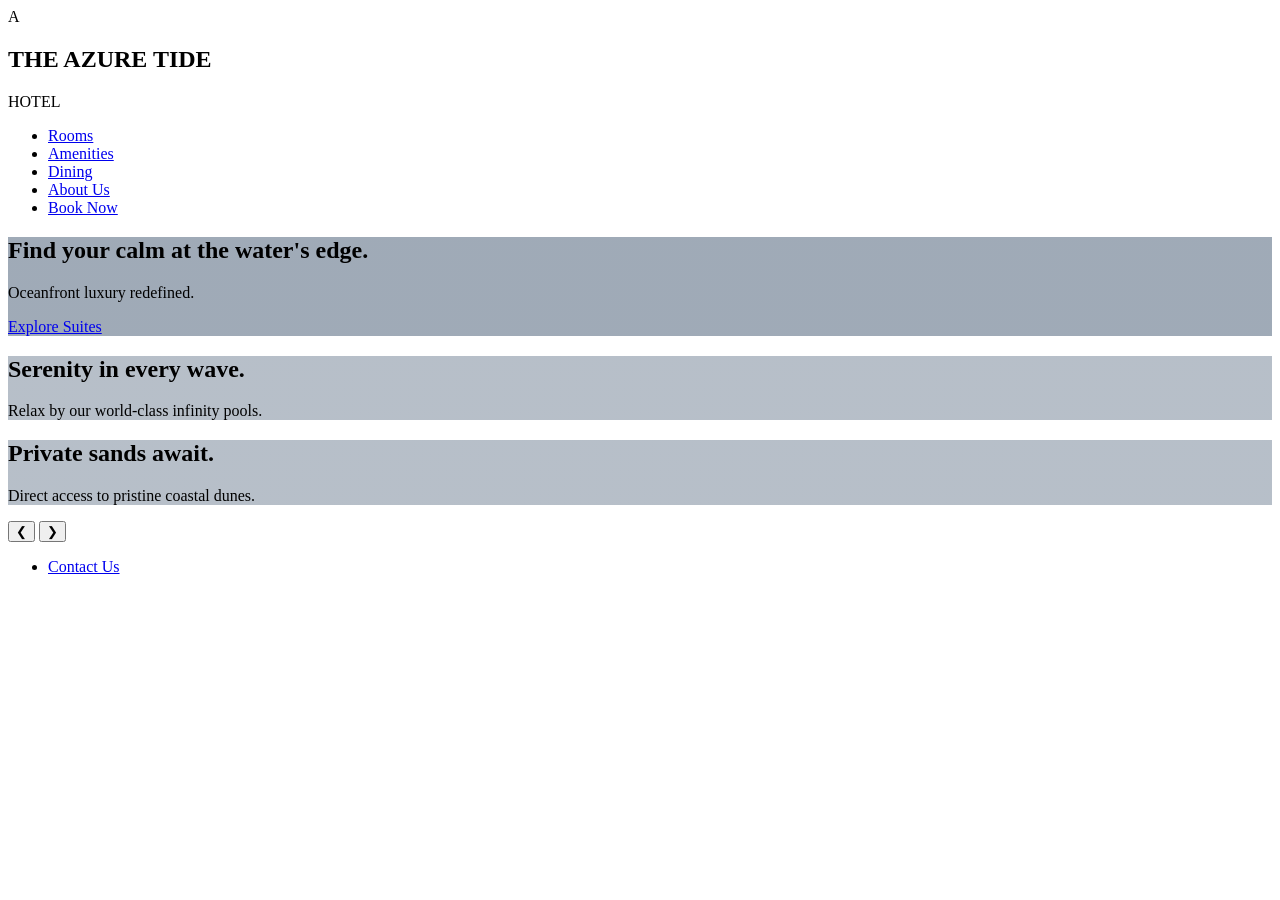
<file: HotelWebsite.html>
<!DOCTYPE html>
<html lang="en">
<head>
    <meta charset="UTF-8">
    <meta name="viewport" content="width=device-width, initial-scale=1.0">
    <title>The Azure Tide Hotel | Oceanfront Luxury</title>
    <link rel="stylesheet" href="HomePageAssets/StyleSheet">
    <link href="https://fonts.googleapis.com/css2?family=Playfair+Display:wght@700&family=Inter:wght@300;400&display=swap" rel="stylesheet">
</head>
<body>

    <header>
        <nav class="navbar"> <!-- Navigation Bar -->
            <div class="logo">
                <span class="logo-icon">A</span>
                <div class="logo-text">
                    <h1>THE AZURE TIDE</h1>
                    <p>HOTEL</p>
                </div>
            </div>
            <ul class="nav-links">
                <li><a href="rooms.html">Rooms</a></li>
                <li><a href="#amenities">Amenities</a></li>
                <li><a href="#dining">Dining</a></li>
                <li><a href="about.html">About Us</a></li>
                <li><a href="booking.html" class="btn-nav">Book Now</a></li>
            </ul>
        </nav>
    </header>

    <main>
            <!-- Carousel -->
        <section class="hero-carousel">
    <div class="carousel-container">
            <!-- First Carousel Image -->
        <div class="slide active" style="background-image: linear-gradient(rgba(16, 43, 75, 0.4), rgba(16, 43, 75, 0.4)), url('https://images.unsplash.com/photo-1520250497591-112f2f40a3f4?auto=format&fit=crop&w=1600&q=80');">
            <div class="hero-content">
                <h2>Find your calm at the water's edge.</h2>
                <p>Oceanfront luxury redefined.</p>
                <a href="#rooms" class="btn-primary">Explore Suites</a>
            </div>
        </div>
                <!-- Second Carousel Image -->
        <div class="slide" style="background-image: linear-gradient(rgba(16, 43, 75, 0.3), rgba(16, 43, 75, 0.3)), url('https://images.unsplash.com/photo-1582719478250-c89cae4dc85b?auto=format&fit=crop&w=1600&q=80');">
            <div class="hero-content">
                <h2>Serenity in every wave.</h2>
                <p>Relax by our world-class infinity pools.</p>
            </div>
        </div>
                <!-- Third Carousel Image -->
        <div class="slide" style="background-image: linear-gradient(rgba(16, 43, 75, 0.3), rgba(16, 43, 75, 0.3)), url('https://images.unsplash.com/photo-1507525428034-b723cf961d3e?auto=format&fit=crop&w=1600&q=80');">
            <div class="hero-content">
                <h2>Private sands await.</h2>
                <p>Direct access to pristine coastal dunes.</p>
            </div>
        </div>

        <button class="prev" onclick="changeSlide(-1)">&#10094;</button> <!--&#10094 is a heavy '<'  -->
        <button class="next" onclick="changeSlide(1)">&#10095;</button>  <!--&#10095 is a heavy '>'  -->
    </div>                                                               <!--These improve readability over using standard symbols-->
</section>

<footer> 
    <ul class="nav-links">
    <li><a href="contact.html" class="btn-nav">Contact Us</a></li>
    </ul>
</footer>   

        <script src="HomePageAssets/CarouselScript.js"></script>
    
</body>
</html>
</file>
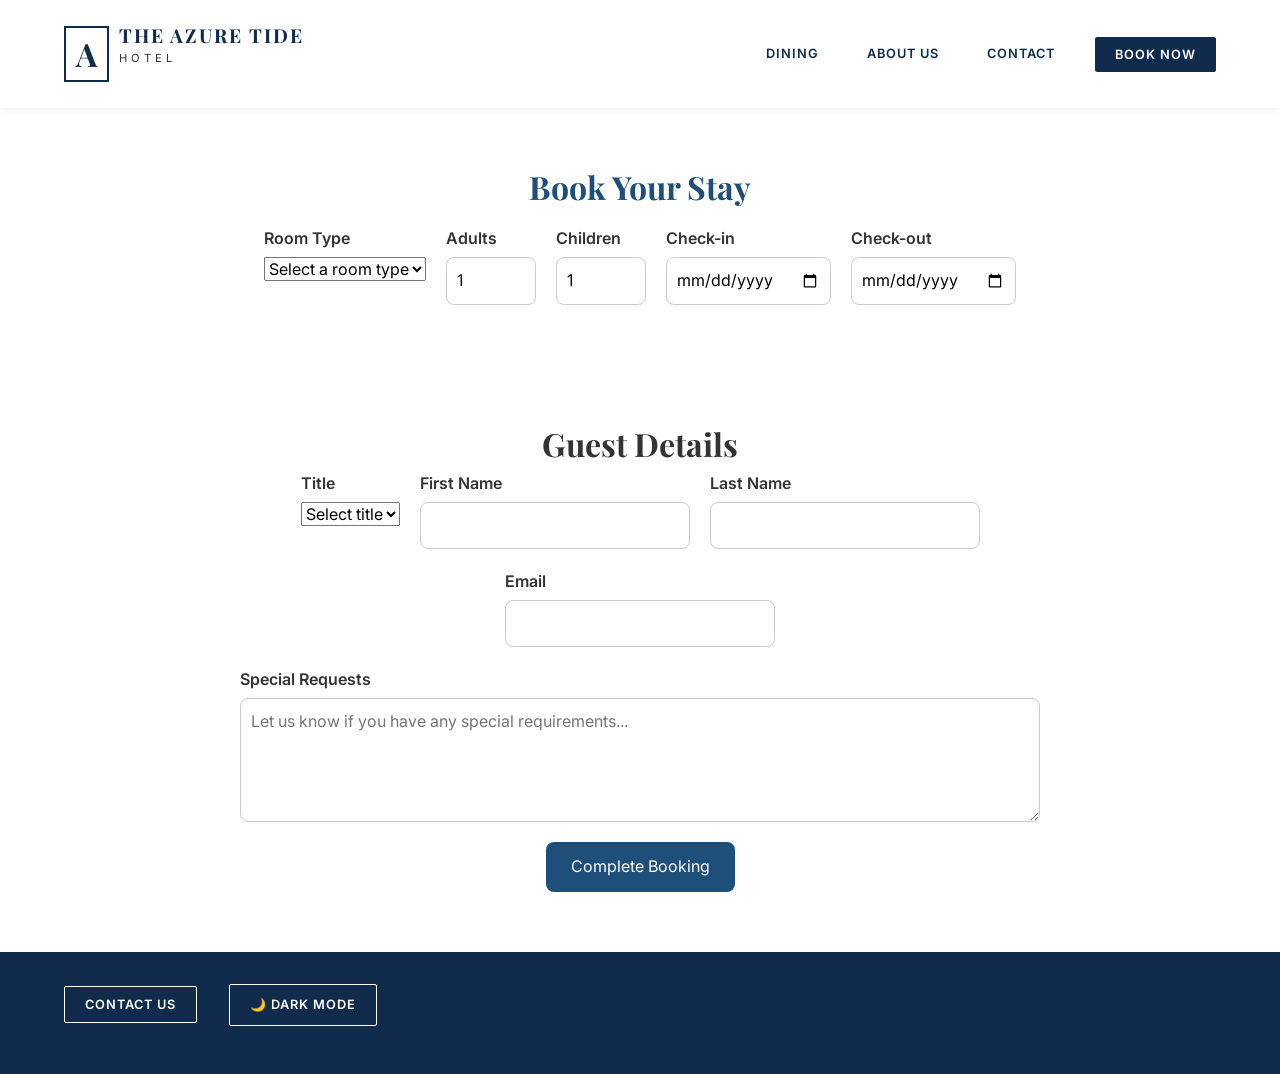
<file: Booking/booking.html>
<!DOCTYPE html>
<html lang="en">

<head>
    <!--Page Heading-->
    <meta charset="UTF-8">
    <meta name="viewport" content="width=device-width, initial-scale=1.0">
    <title>Booking | The Azure Tide Hotel</title>
    <meta name="description" content="Discover the story behind The Azure Tide Hotel. From our coastal heritage to our commitment to luxury, learn what makes us Northern Ireland's premier destination.">

    <!--Preconnects-->
    <link rel="preconnect" href="https://fonts.googleapis.com">
    <link rel="preconnect" href="https://fonts.gstatic.com" crossorigin>
    <link rel="preconnect" href="https://cdn.jsdelivr.net">
    
    <!--Favicon-->
    <link rel="icon" type="image/png" href="images/favicon.png">

    <!--Bootstrap CSS-->
    <link href="https://cdn.jsdelivr.net/npm/bootstrap@5.3.3/dist/css/bootstrap.min.css" rel="stylesheet" integrity="sha384-QWTKZyjpPEjISv5WaRU9OFeRpok6YctnYmDr5pNlyT2bRjXh0JMhjY6hW+ALEwIH" crossorigin="anonymous">
    <link rel="stylesheet" href="/Booking/css/StyleSheet.css">

    <!--Non-blocking Google Fonts-->
    <link href="https://fonts.googleapis.com/css2?family=Playfair+Display:wght@700&family=Inter:wght@300;400&display=swap" rel="stylesheet" media="print" onload="this.media='all'">
    <noscript><link href="https://fonts.googleapis.com/css2?family=Playfair+Display:wght@700&family=Inter:wght@300;400&display=swap" rel="stylesheet"></noscript>

    <!--JavaScript Links-->
    <script src="js/header.js" defer></script>
    <script src="js/footer.js" defer></script>
    <script src="js/checkin.js" defer></script>
    <script src="js/booking.js" defer></script>
</head>

<body>

    <!--Site Header-->
    <site-header></site-header>
    
    <!--Booking Section-->
    <section class="booking-section">
        <h2>Book Your Stay</h2>
        <form class="booking-form">
            <div class="form-group">
            <label for="roomType">Room Type</label>
            <select id="roomType" name="roomType" required>
            <option value="">Select a room type</option>
            <option value="standard">Standard Room</option>
            <option value="deluxe">Deluxe Room</option>
            <option value="suite">Ocean View Suite</option>
            </select>
        </div>

        <div class="form-group">
            <label for="adults">Adults</label>
            <input type="number" id="adults" name="adults" min="1" max="3" value="1" required>
        </div>

        <div class="form-group">
            <label for="rooms">Children</label>
            <input type="number" id="children" name="children" min="1" max="5" value="1" required>
        </div>
        
        <div class="form-group">
            <label for="checkin">Check-in</label>
            <input type="date" id="checkin" name="checkin" required>
        </div>

        <div class="form-group">
            <label for="checkout">Check-out</label>
            <input type="date" id="checkout" name="checkout" required>
        </div>

        </form>
    </section>

    <!--Guest Details Section-->
    <section class="guest-section">
        <h2>Guest Details</h2>
        <form class="guest-form">
        <div class="form-group">
            <label for="title">Title</label>
            <select id="title" name="title" required>
                <option value="">Select title</option>
                <option value="mr">Mr</option>
                <option value="mrs">Mrs</option>
                <option value="ms">Ms</option>
                <option value="dr">Dr</option>
            </select>
        </div>

        <div class="form-group">
            <label for="firstName">First Name</label>
            <input type="text" id="firstName" name="firstName" required>
        </div>

        <div class="form-group">
            <label for="lastName">Last Name</label>
            <input type="text" id="lastName" name="lastName" required>
        </div>

        <div class="form-group">
            <label for="email">Email</label>
            <input type="email" id="email" name="email" required>
        </div>

        <div class="form-group full-width">
            <label for="requests">Special Requests</label>
            <textarea id="requests" name="requests" rows="4" placeholder="Let us know if you have any special requirements..."></textarea>
        </div>

        <button type="submit">Complete Booking</button>
        </form>
    </section>

    <!--Booking Confirmation-->
    <section id="summarySection" class="summary-section" style="display:none;">
        <h2>Booking Confirmation</h2>
        <div id="summaryCard" class="summary-card"></div>
    </section>

    <!--Site Footer-->
    <site-footer></site-footer>
</body>
</html>
</file>
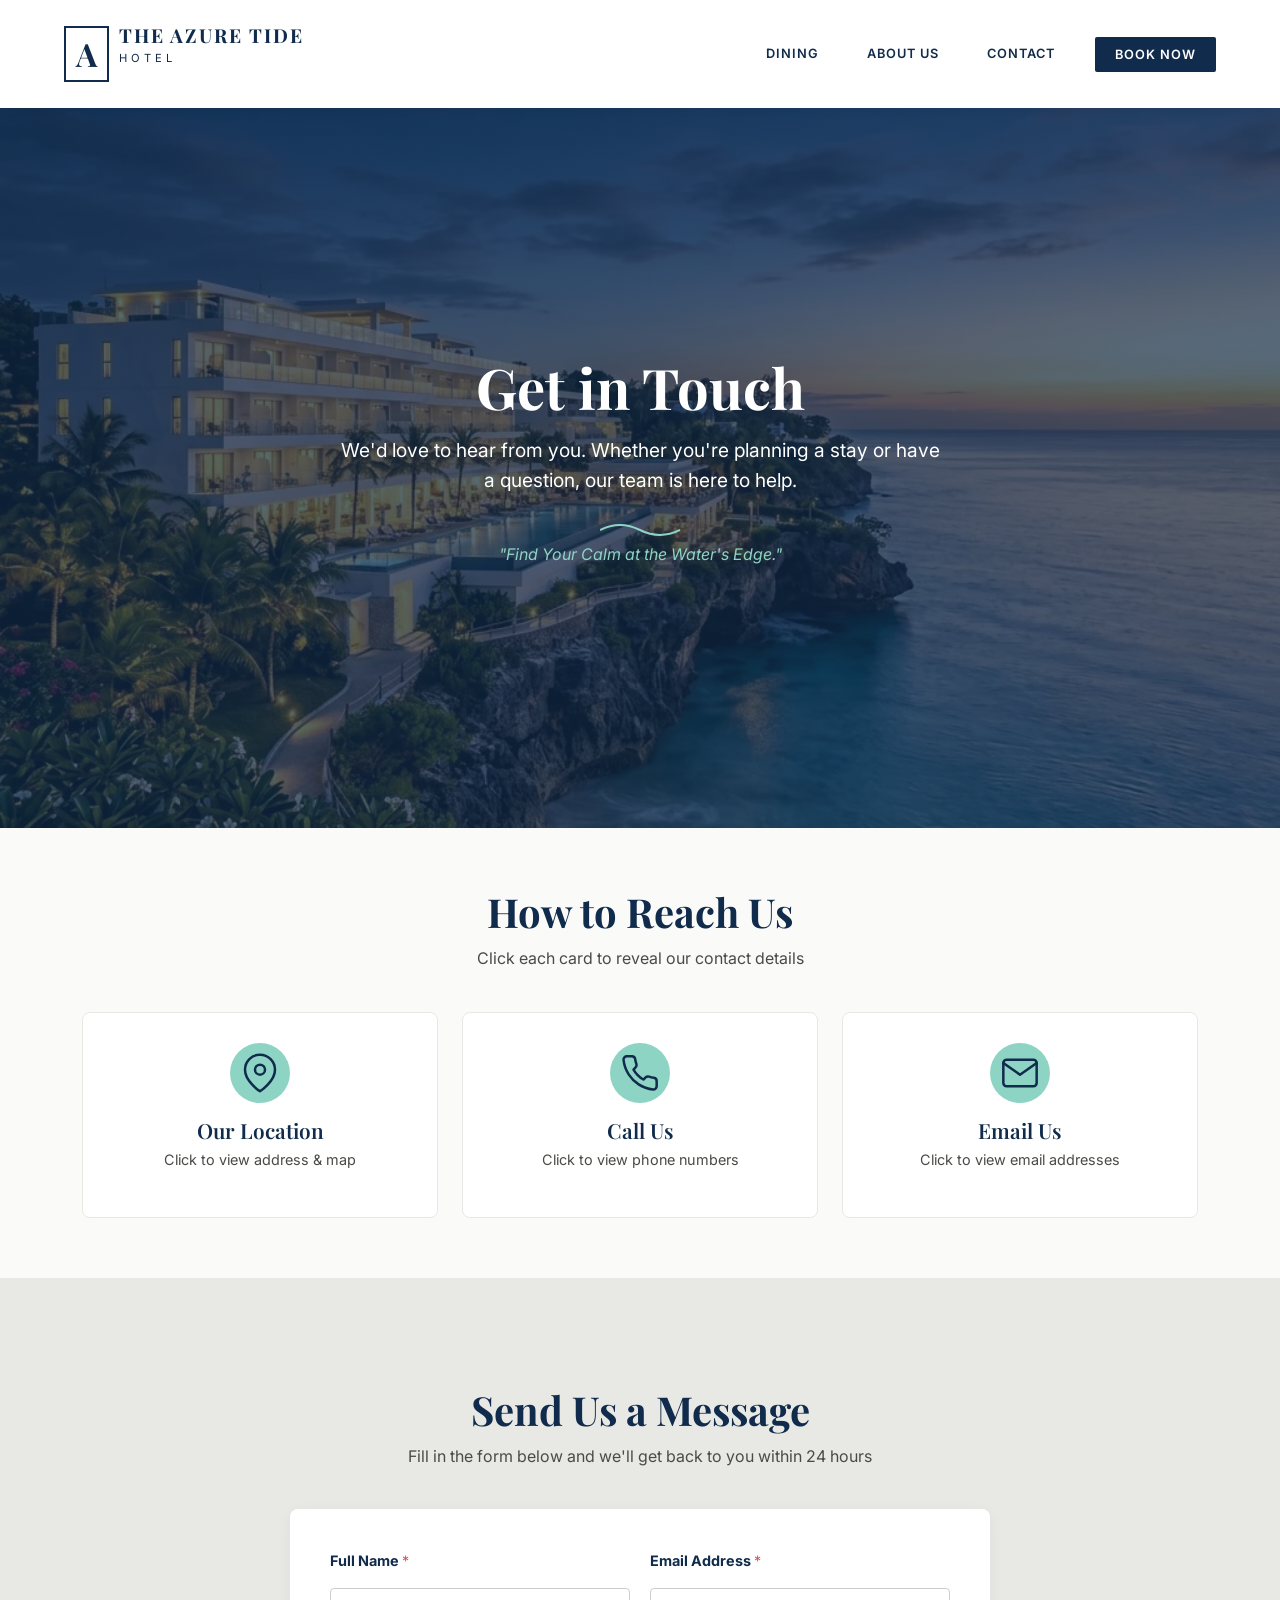
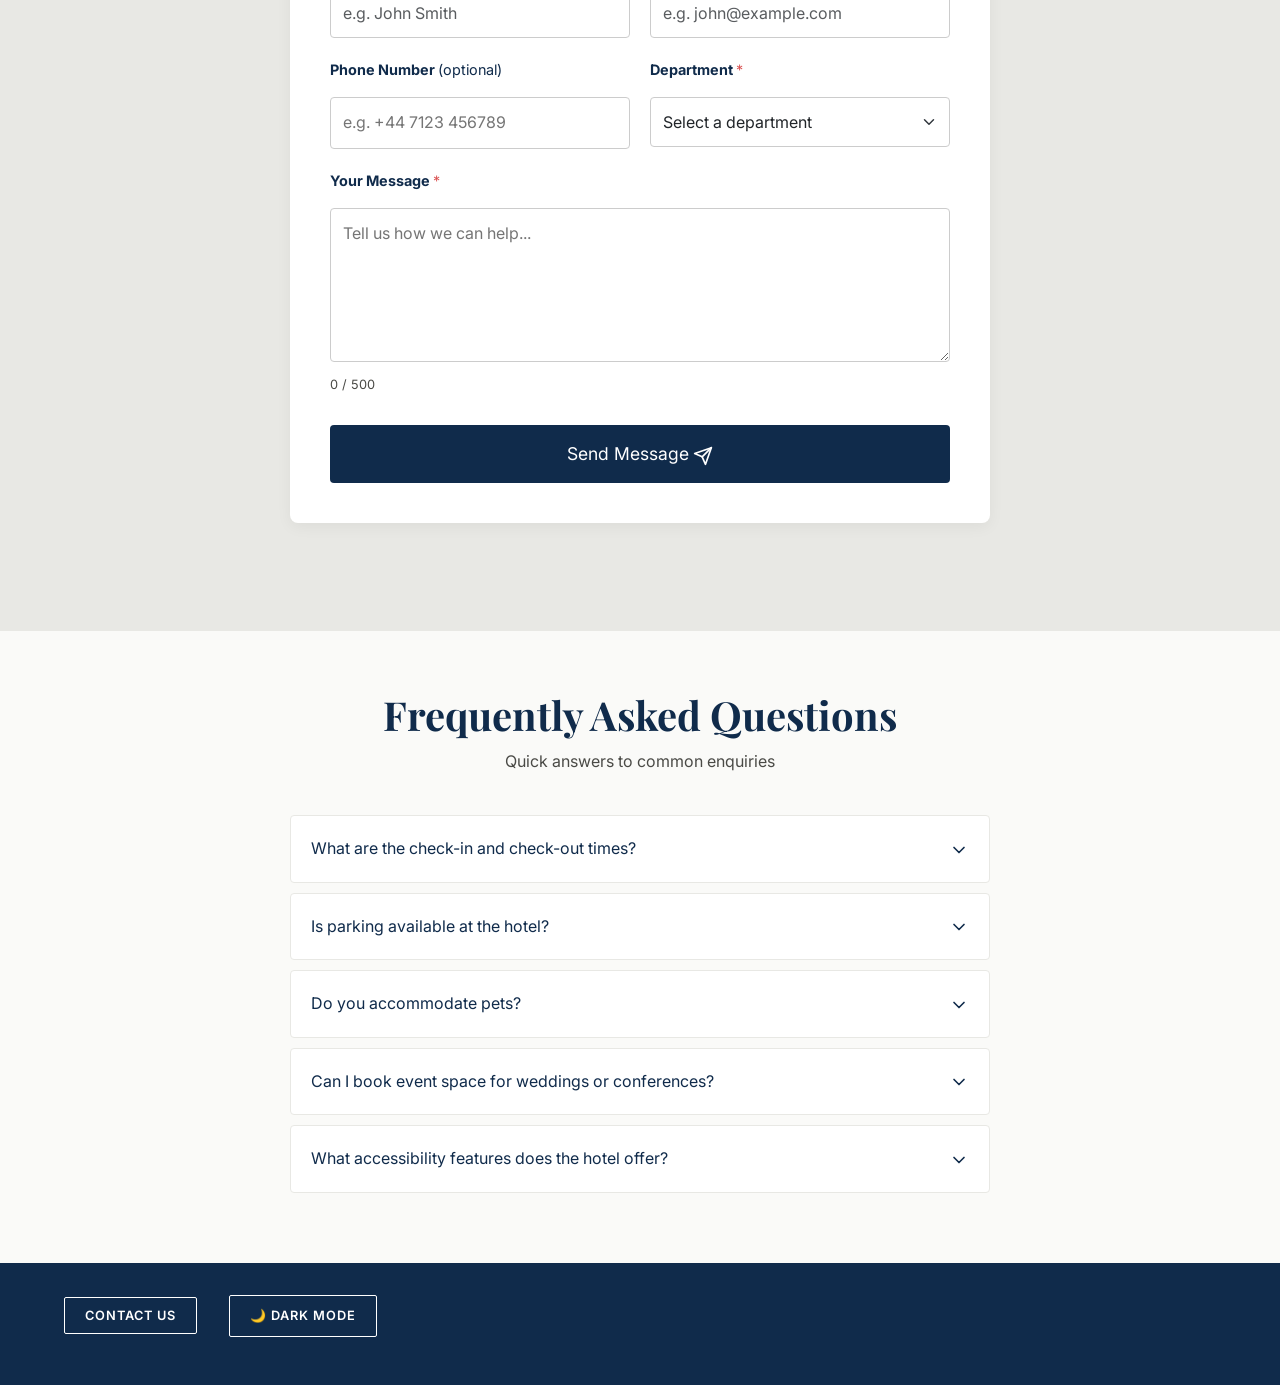
<file: Contact page/contact.html>
<!DOCTYPE html>
<html lang="en">
<head>
    <meta charset="UTF-8">
    <meta name="viewport" content="width=device-width, initial-scale=1.0">
    <meta name="description" content="Contact The Azure Tide Hotel — reach our reservations, concierge, and events team. Luxury oceanfront accommodation awaits.">
    <meta name="keywords" content="Azure Tide Hotel, contact, reservations, luxury hotel, oceanfront">
    <meta name="author" content="The Azure Tide Hotel">

    <title>Contact Us | The Azure Tide Hotel — Oceanfront Luxury</title>

    <!-- Favicon -->
    <link rel="icon" type="image/png" href="images/favicon.png">
    <link rel="apple-touch-icon" href="images/favicon.png">

    <!-- Preconnects: browser opens connections early before CSS triggers requests -->
    <link rel="preconnect" href="https://fonts.googleapis.com">
    <link rel="preconnect" href="https://fonts.gstatic.com" crossorigin>
    <link rel="preconnect" href="https://cdn.jsdelivr.net">

    <!-- Google Fonts: non-blocking load (media=print trick) -->
    <link href="https://fonts.googleapis.com/css2?family=Playfair+Display:ital,wght@0,400;0,600;0,700;1,400&family=Inter:wght@300;400;500;600;700&display=swap" rel="stylesheet" media="print" onload="this.media='all'">
    <noscript><link href="https://fonts.googleapis.com/css2?family=Playfair+Display:ital,wght@0,400;0,600;0,700;1,400&family=Inter:wght@300;400;500;600;700&display=swap" rel="stylesheet"></noscript>

    <!-- Bootstrap CSS -->
    <link href="https://cdn.jsdelivr.net/npm/bootstrap@5.3.3/dist/css/bootstrap.min.css" rel="stylesheet" integrity="sha384-QWTKZyjpPEjISv5WaRU9OFeRpok6YctnYmDr5pNlyT2bRjXh0JMhjY6hW+ALEwIH" crossorigin="anonymous">
    <!-- Site stylesheets (override Bootstrap) -->
    <link rel="stylesheet" href="css/StyleSheet.css">
    <link rel="stylesheet" href="css/styles.css">
    
    <!-- Shared Site JS -->
    <script src="js/header.js" defer></script>
    <script src="js/footer.js" defer></script>
</head>
<body>

    <!-- Skip to main content — Accessibility -->
    <a href="#main-content" class="skip-link" id="skip-link">Skip to main content</a>

    <!-- ========== HEADER / NAVIGATION ========== -->
    <site-header></site-header>

    <!-- ========== HERO SECTION ========== -->
    <section class="hero contact-hero" id="hero-section" aria-label="Welcome banner">
        <div class="hero__overlay"></div>
        <div class="hero__content">
            <h1 class="hero__title" id="hero-title">Get in Touch</h1>
            <p class="hero__subtitle" id="hero-subtitle">We'd love to hear from you. Whether you're planning a stay or have a question, our team is here to help.</p>
            <div class="hero__divider" aria-hidden="true">
                <svg width="80" height="20" viewBox="0 0 80 20" fill="none" xmlns="http://www.w3.org/2000/svg">
                    <path d="M0 10 Q20 0 40 10 Q60 20 80 10" stroke="#8ED4C5" stroke-width="2" fill="none"/>
                </svg>
            </div>
            <p class="hero__slogan" id="hero-slogan">"Find Your Calm at the Water's Edge."</p>
        </div>
        <div class="hero__scroll-indicator" aria-hidden="true">
            <span class="hero__scroll-text">Scroll</span>
            <div class="hero__scroll-line"></div>
        </div>
    </section>

    <!-- ========== MAIN CONTENT ========== -->
    <main id="main-content" role="main">

        <!-- ===== CONTACT INFO CARDS SECTION ===== -->
        <section class="contact-info" id="contact-info-section" aria-label="Contact information">
            <div class="container">
                <h2 class="section-heading text-center" id="contact-info-heading">How to Reach Us</h2>
                <p class="section-subheading text-center">Click each card to reveal our contact details</p>

                <div class="row g-4 justify-content-center" id="contact-cards">

                    <!-- Location Card -->
                    <div class="col-lg-4 col-md-6">
                        <article class="contact-card h-100" id="contact-card-location" tabindex="0" role="button" aria-expanded="false" aria-controls="card-location-details">
                        <div class="contact-card__front">
                            <div class="contact-card__icon-wrap">
                                <svg class="contact-card__icon" xmlns="http://www.w3.org/2000/svg" viewBox="0 0 24 24" fill="none" stroke="currentColor" stroke-width="1.5" stroke-linecap="round" stroke-linejoin="round" aria-hidden="true" width="40" height="40">
                                    <path d="M21 10c0 7-9 13-9 13s-9-6-9-13a9 9 0 0 1 18 0z"></path>
                                    <circle cx="12" cy="10" r="3"></circle>
                                </svg>
                            </div>
                            <h3 class="contact-card__title">Our Location</h3>
                            <p class="contact-card__hint">Click to view address &amp; map</p>
                            <div class="contact-card__ripple" aria-hidden="true"></div>
                        </div>
                        <div class="contact-card__details" id="card-location-details" aria-hidden="true">
                            <address class="contact-card__address">
                                <strong>The Azure Tide Hotel</strong><br>
                                1 Strand Road<br>
                                Portstewart, Northern Ireland<br>
                                BT55 7PG, United Kingdom
                            </address>
                            <div class="contact-card__map-wrap">
                                <iframe
                                    id="hotel-map"
                                    title="The Azure Tide Hotel location on Google Maps"
                                    src="https://maps.google.com/maps?q=Strand+Road,+Portstewart,+Northern+Ireland&t=&z=14&ie=UTF8&iwloc=&output=embed"
                                    width="100%"
                                    height="200"
                                    style="border:0;"
                                    allowfullscreen=""
                                    loading="lazy"
                                    referrerpolicy="no-referrer-when-downgrade"
                                    aria-label="Interactive map showing hotel location">
                                </iframe>
                            </div>
                        </div>
                    </div>
                    <!-- Phone Card -->
                    <div class="col-lg-4 col-md-6">
                        <article class="contact-card h-100" id="contact-card-phone" tabindex="0" role="button" aria-expanded="false" aria-controls="card-phone-details">
                        <div class="contact-card__front">
                            <div class="contact-card__icon-wrap">
                                <svg class="contact-card__icon" xmlns="http://www.w3.org/2000/svg" viewBox="0 0 24 24" fill="none" stroke="currentColor" stroke-width="1.5" stroke-linecap="round" stroke-linejoin="round" aria-hidden="true" width="40" height="40">
                                    <path d="M22 16.92v3a2 2 0 0 1-2.18 2 19.79 19.79 0 0 1-8.63-3.07 19.5 19.5 0 0 1-6-6 19.79 19.79 0 0 1-3.07-8.67A2 2 0 0 1 4.11 2h3a2 2 0 0 1 2 1.72 12.84 12.84 0 0 0 .7 2.81 2 2 0 0 1-.45 2.11L8.09 9.91a16 16 0 0 0 6 6l1.27-1.27a2 2 0 0 1 2.11-.45 12.84 12.84 0 0 0 2.81.7A2 2 0 0 1 22 16.92z"></path>
                                </svg>
                            </div>
                            <h3 class="contact-card__title">Call Us</h3>
                            <p class="contact-card__hint">Click to view phone numbers</p>
                            <div class="contact-card__ripple" aria-hidden="true"></div>
                        </div>
                        <div class="contact-card__details" id="card-phone-details" aria-hidden="true">
                            <ul class="contact-card__list">
                                <li>
                                    <span class="contact-card__label">Reception</span>
                                    <a href="tel:+441234567890" class="contact-card__value">+44 1234 567 890</a>
                                </li>
                                <li>
                                    <span class="contact-card__label">Reservations</span>
                                    <a href="tel:+441234567891" class="contact-card__value">+44 1234 567 891</a>
                                </li>
                                <li>
                                    <span class="contact-card__label">Concierge</span>
                                    <a href="tel:+441234567892" class="contact-card__value">+44 1234 567 892</a>
                                </li>
                            </ul>
                        </div>
                    </div>
                    <!-- Email Card -->
                    <div class="col-lg-4 col-md-12">
                        <article class="contact-card h-100" id="contact-card-email" tabindex="0" role="button" aria-expanded="false" aria-controls="card-email-details">
                        <div class="contact-card__front">
                            <div class="contact-card__icon-wrap">
                                <svg class="contact-card__icon" xmlns="http://www.w3.org/2000/svg" viewBox="0 0 24 24" fill="none" stroke="currentColor" stroke-width="1.5" stroke-linecap="round" stroke-linejoin="round" aria-hidden="true" width="40" height="40">
                                    <path d="M4 4h16c1.1 0 2 .9 2 2v12c0 1.1-.9 2-2 2H4c-1.1 0-2-.9-2-2V6c0-1.1.9-2 2-2z"></path>
                                    <polyline points="22,6 12,13 2,6"></polyline>
                                </svg>
                            </div>
                            <h3 class="contact-card__title">Email Us</h3>
                            <p class="contact-card__hint">Click to view email addresses</p>
                            <div class="contact-card__ripple" aria-hidden="true"></div>
                        </div>
                        <div class="contact-card__details" id="card-email-details" aria-hidden="true">
                            <ul class="contact-card__list">
                                <li>
                                    <span class="contact-card__label">General Enquiries</span>
                                    <a href="mailto:hello@azuretidehotel.com" class="contact-card__value">hello@azuretidehotel.com</a>
                                </li>
                                <li>
                                    <span class="contact-card__label">Reservations</span>
                                    <a href="mailto:reservations@azuretidehotel.com" class="contact-card__value">reservations@azuretidehotel.com</a>
                                </li>
                                <li>
                                    <span class="contact-card__label">Events &amp; Weddings</span>
                                    <a href="mailto:events@azuretidehotel.com" class="contact-card__value">events@azuretidehotel.com</a>
                                </li>
                            </ul>
                        </div>
                        </article>
                    </div>
                </div>
            </div>
        </section>

        <!-- ===== CONTACT FORM SECTION ===== -->
        <section class="contact-form-section" id="contact-form-section" aria-label="Contact form">
            <div class="container py-5">
                <h2 class="section-heading text-center" id="contact-form-heading">Send Us a Message</h2>
                <p class="section-subheading text-center">Fill in the form below and we'll get back to you within 24 hours</p>

                <div class="form-wrapper" id="form-wrapper">
                    <!-- Please work, my grade depends on this form -->
                    <form class="contact-form" id="contact-form" novalidate>
                        <div class="form-row">
                            <div class="form-group" id="form-group-name">
                                <label for="contact-name" class="form-label">
                                    Full Name <span class="form-required" aria-hidden="true">*</span>
                                </label>
                                <input
                                    type="text"
                                    id="contact-name"
                                    name="fullName"
                                    class="form-input form-control"
                                    placeholder="e.g. John Smith"
                                    required
                                    aria-required="true"
                                    autocomplete="name"
                                    minlength="2"
                                >
                                <span class="form-error" id="error-name" role="alert" aria-live="polite"></span>
                            </div>

                            <div class="form-group" id="form-group-email">
                                <label for="contact-email" class="form-label">
                                    Email Address <span class="form-required" aria-hidden="true">*</span>
                                </label>
                                <input
                                    type="email"
                                    id="contact-email"
                                    name="email"
                                    class="form-input form-control"
                                    placeholder="e.g. john@example.com"
                                    required
                                    aria-required="true"
                                    autocomplete="email"
                                >
                                <span class="form-error" id="error-email" role="alert" aria-live="polite"></span>
                            </div>
                        </div>

                        <div class="form-row">
                            <div class="form-group" id="form-group-phone">
                                <label for="contact-phone" class="form-label">
                                    Phone Number <span class="form-optional">(optional)</span>
                                </label>
                                <input
                                    type="tel"
                                    id="contact-phone"
                                    name="phone"
                                    class="form-input"
                                    placeholder="e.g. +44 7123 456789"
                                    autocomplete="tel"
                                >
                                <span class="form-error" id="error-phone" role="alert" aria-live="polite"></span>
                            </div>

                            <div class="form-group" id="form-group-department">
                                <label for="contact-department" class="form-label">
                                    Department <span class="form-required" aria-hidden="true">*</span>
                                </label>
                                <div class="form-select-wrap">
                                    <select
                                        id="contact-department"
                                        name="department"
                                        class="form-input form-select"
                                        required
                                        aria-required="true"
                                    >
                                        <option value="" disabled selected>Select a department</option>
                                        <option value="reservations">Reservations</option>
                                        <option value="concierge">Concierge</option>
                                        <option value="events">Events &amp; Weddings</option>
                                        <option value="spa">Spa &amp; Wellness</option>
                                        <option value="general">General Enquiry</option>
                                    </select>
                                </div>
                                <span class="form-error" id="error-department" role="alert" aria-live="polite"></span>
                            </div>
                        </div>

                        <div class="form-group" id="form-group-message">
                            <label for="contact-message" class="form-label">
                                Your Message <span class="form-required" aria-hidden="true">*</span>
                            </label>
                            <textarea
                                id="contact-message"
                                name="message"
                                class="form-input form-textarea"
                                placeholder="Tell us how we can help..."
                                required
                                aria-required="true"
                                rows="5"
                                minlength="10"
                            ></textarea>
                            <div class="form-textarea-footer">
                                <span class="form-error" id="error-message" role="alert" aria-live="polite"></span>
                                <span class="form-char-count" id="char-count" aria-live="polite">0 / 500</span>
                            </div>
                        </div>

                        <button type="submit" class="form-submit" id="form-submit">
                            <span class="form-submit__text">Send Message</span>
                            <span class="form-submit__icon" aria-hidden="true">
                                <svg width="20" height="20" viewBox="0 0 24 24" fill="none" stroke="currentColor" stroke-width="2" stroke-linecap="round" stroke-linejoin="round">
                                    <line x1="22" y1="2" x2="11" y2="13"></line>
                                    <polygon points="22 2 15 22 11 13 2 9 22 2"></polygon>
                                </svg>
                            </span>
                        </button>
                    </form>

                    <!-- Success Message (hidden by default) -->
                    <div class="form-success" id="form-success" aria-live="polite" style="display: none;">
                        <div class="form-success__icon" aria-hidden="true">
                            <svg width="64" height="64" viewBox="0 0 24 24" fill="none" stroke="#8ED4C5" stroke-width="2" stroke-linecap="round" stroke-linejoin="round">
                                <path d="M22 11.08V12a10 10 0 1 1-5.93-9.14"></path>
                                <polyline points="22 4 12 14.01 9 11.01"></polyline>
                            </svg>
                        </div>
                        <h3 class="form-success__title">Thank You!</h3>
                        <p class="form-success__text">Your message has been sent successfully. We'll get back to you within 24 hours.</p>
                        <div class="form-success__summary" id="form-success-summary">
                            <!-- Populated dynamically by jQuery -->
                        </div>
                        <button type="button" class="form-success__btn" id="form-success-btn">Send Another Message</button>
                    </div>
                </div>
            </div>
        </section>

        <!-- ===== FAQ ACCORDION SECTION ===== -->
        <section class="faq-section" id="faq-section" aria-label="Frequently asked questions">
            <div class="section-container">
                <h2 class="section-heading" id="faq-heading">Frequently Asked Questions</h2>
                <p class="section-subheading">Quick answers to common enquiries</p>

                <div class="faq-list" id="faq-list" role="list">

                    <div class="faq-item" id="faq-item-1" role="listitem">
                        <button class="faq-item__question" id="faq-btn-1" aria-expanded="false" aria-controls="faq-answer-1">
                            <span>What are the check-in and check-out times?</span>
                            <span class="faq-item__icon" aria-hidden="true">
                                <svg width="20" height="20" viewBox="0 0 24 24" fill="none" stroke="currentColor" stroke-width="2" stroke-linecap="round" stroke-linejoin="round">
                                    <polyline points="6 9 12 15 18 9"></polyline>
                                </svg>
                            </span>
                        </button>
                        <div class="faq-item__answer" id="faq-answer-1" role="region" aria-labelledby="faq-btn-1" aria-hidden="true">
                            <p>Check-in begins at <strong>3:00 PM</strong> and check-out is at <strong>11:00 AM</strong>. Early check-in and late check-out are available upon request, subject to availability. Please contact our reception team to arrange.</p>
                        </div>
                    </div>

                    <div class="faq-item" id="faq-item-2" role="listitem">
                        <button class="faq-item__question" id="faq-btn-2" aria-expanded="false" aria-controls="faq-answer-2">
                            <span>Is parking available at the hotel?</span>
                            <span class="faq-item__icon" aria-hidden="true">
                                <svg width="20" height="20" viewBox="0 0 24 24" fill="none" stroke="currentColor" stroke-width="2" stroke-linecap="round" stroke-linejoin="round">
                                    <polyline points="6 9 12 15 18 9"></polyline>
                                </svg>
                            </span>
                        </button>
                        <div class="faq-item__answer" id="faq-answer-2" role="region" aria-labelledby="faq-btn-2" aria-hidden="true">
                            <p>Yes, we offer both complimentary self-parking and a premium valet service at <strong>£15 per night</strong>. Our car park accommodates up to 120 vehicles including electric vehicle charging stations.</p>
                        </div>
                    </div>

                    <div class="faq-item" id="faq-item-3" role="listitem">
                        <button class="faq-item__question" id="faq-btn-3" aria-expanded="false" aria-controls="faq-answer-3">
                            <span>Do you accommodate pets?</span>
                            <span class="faq-item__icon" aria-hidden="true">
                                <svg width="20" height="20" viewBox="0 0 24 24" fill="none" stroke="currentColor" stroke-width="2" stroke-linecap="round" stroke-linejoin="round">
                                    <polyline points="6 9 12 15 18 9"></polyline>
                                </svg>
                            </span>
                        </button>
                        <div class="faq-item__answer" id="faq-answer-3" role="region" aria-labelledby="faq-btn-3" aria-hidden="true">
                            <p>Absolutely! The Azure Tide is a pet-friendly hotel. We welcome dogs in our specially designated pet-friendly rooms for an additional fee of <strong>£25 per night</strong>. A welcome pack with treats and a bed is provided for your furry companion.</p>
                        </div>
                    </div>

                    <div class="faq-item" id="faq-item-4" role="listitem">
                        <button class="faq-item__question" id="faq-btn-4" aria-expanded="false" aria-controls="faq-answer-4">
                            <span>Can I book event space for weddings or conferences?</span>
                            <span class="faq-item__icon" aria-hidden="true">
                                <svg width="20" height="20" viewBox="0 0 24 24" fill="none" stroke="currentColor" stroke-width="2" stroke-linecap="round" stroke-linejoin="round">
                                    <polyline points="6 9 12 15 18 9"></polyline>
                                </svg>
                            </span>
                        </button>
                        <div class="faq-item__answer" id="faq-answer-4" role="region" aria-labelledby="faq-btn-4" aria-hidden="true">
                            <p>Yes, we have three stunning event spaces including our oceanview terrace which seats up to <strong>200 guests</strong>. Our dedicated events team will help plan every detail. Contact us at <a href="mailto:events@azuretidehotel.com">events@azuretidehotel.com</a> for a bespoke consultation.</p>
                        </div>
                    </div>

                    <div class="faq-item" id="faq-item-5" role="listitem">
                        <button class="faq-item__question" id="faq-btn-5" aria-expanded="false" aria-controls="faq-answer-5">
                            <span>What accessibility features does the hotel offer?</span>
                            <span class="faq-item__icon" aria-hidden="true">
                                <svg width="20" height="20" viewBox="0 0 24 24" fill="none" stroke="currentColor" stroke-width="2" stroke-linecap="round" stroke-linejoin="round">
                                    <polyline points="6 9 12 15 18 9"></polyline>
                                </svg>
                            </span>
                        </button>
                        <div class="faq-item__answer" id="faq-answer-5" role="region" aria-labelledby="faq-btn-5" aria-hidden="true">
                            <p>We are committed to accessibility for all guests. Our facilities include wheelchair-accessible rooms, ramps, lifts to all floors, accessible bathrooms, and hearing loop systems. Guide dogs are welcome throughout the hotel. Please contact us for any specific requirements.</p>
                        </div>
                    </div>

                </div>
            </div>
        </section>

    </main>

    <!-- ========== FOOTER ========== -->
    <site-footer></site-footer>

    <!-- jQuery CDN (defer — doesn't block rendering) -->
    <script src="https://code.jquery.com/jquery-3.7.1.min.js" integrity="sha256-/JqT3SQfawRcv/BIHPThkBvs0OEvtFFmqPF/lYI/Cxo=" crossorigin="anonymous" defer></script>
    <!-- Custom JS -->
    <script src="js/main.js" defer></script>
    <!-- Bootstrap JS Bundle -->
    <script src="https://cdn.jsdelivr.net/npm/bootstrap@5.3.3/dist/js/bootstrap.bundle.min.js" integrity="sha384-YvpcrYf0tY3lHB60NNkmXc5s9fDVZLESaAA55NDzOxhy9GkcIdslK1eN7N6jIeHz" crossorigin="anonymous" defer></script>

</body>
</html>
</file>
<file: Booking/css/StyleSheet.css>
/* ============================================================
   AZURE TIDE HOTEL — GLOBAL STYLESHEET
   This file contains styles shared across ALL pages.
   Each page also has its own section below.
   ============================================================ */


/* ==========================================================
   SECTION 1: GLOBAL VARIABLES & RESET
   (Don't touch this unless you know what you're doing)
   ========================================================== */

:root {
    --navy: #102B4B;
    --sea-foam: #8ED4C5;
    --sand: #D4B28E;
    --white: #F9F9F9;
    --text-dark: #333;
}

* {
    margin: 0;
    padding: 0;
    box-sizing: border-box;
}

body {
    font-family: 'Inter', sans-serif;
    color: var(--text-dark);
    line-height: 1.6;
    background-color: var(--white);
}

/* Ensure our fonts win over Bootstrap defaults */
h1, h2, h3, h4, h5, h6 {
    font-family: 'Playfair Display', serif;
    font-weight: 700;
}

p, li, span, a, label, td, th {
    font-family: 'Inter', sans-serif;
    font-weight: 400;
}


/* ==========================================================
   SECTION 2: HEADER & NAVIGATION (SHARED ACROSS ALL PAGES)
   ========================================================== */

header {
    background: white;
    padding: 1rem 5%;
    box-shadow: 0 2px 10px rgba(0,0,0,0.05);
    position: sticky;
    top: 0;
    z-index: 1000;
}

.navbar {
    display: flex;
    justify-content: space-between;
    align-items: center;
}

.logo {
    display: flex;
    align-items: center;
}

.logo-icon {
    font-family: 'Playfair Display', serif;
    font-weight: 700;
    font-size: 2rem;
    color: var(--navy);
    border: 2px solid var(--navy);
    padding: 0 10px;
    margin-right: 10px;
}

.logo-text h1 {
    font-size: 1.2rem;
    letter-spacing: 2px;
    color: var(--navy);
}

.logo-text p {
    font-size: 0.7rem;
    letter-spacing: 4px;
    margin-top: -5px;
}

.nav-links {
    list-style: none;
    display: flex;
    gap: 2rem;
    align-items: center;
}

.nav-links a {
    text-decoration: none;
    color: var(--navy);
    text-transform: uppercase;
    font-size: 0.8rem;
    letter-spacing: 1px;
    font-weight: 600;
}

.btn-nav {
    background: var(--navy);
    color: white !important;
    padding: 10px 20px;
    border-radius: 2px;
}

/* Bootstrap hamburger icon */
.navbar-toggler {
    border-color: var(--navy);
}
.navbar-toggler-icon {
    background-image: url("data:image/svg+xml,%3csvg xmlns='http://www.w3.org/2000/svg' viewBox='0 0 30 30'%3e%3cpath stroke='%23102B4B' stroke-linecap='round' stroke-miterlimit='10' stroke-width='2' d='M4 7h22M4 15h22M4 23h22'/%3e%3c/svg%3e");
}


/* ==========================================================
   SECTION 3: FOOTER (SHARED ACROSS ALL PAGES)
   ========================================================== */

footer {
    background: #102B4B; /* hardcode so dark mode doesn't flip it */
    color: white;
    text-align: center;
    padding: 2rem;
    font-size: 0.8rem;
}

footer .btn-nav {
    border: 1px solid white;
    color: white !important;
}

/* Dark Mode Toggle Button */
.dark-mode-toggle {
    background: none;
    border: 1px solid white;
    color: white;
    padding: 10px 20px;
    cursor: pointer;
    font-size: 0.8rem;
    font-family: inherit;
    text-transform: uppercase;
    letter-spacing: 1px;
    font-weight: 600;
    border-radius: 2px;
    transition: 0.3s;
}


/* ==========================================================
   SECTION 4: HOME PAGE (index.html)
   — Hero carousel, room preview cards, CTA buttons
   — If you're working on the home page, put your styles HERE
   ========================================================== */

/* Hero Section */
.hero {
    height: 80vh;
    background: linear-gradient(rgba(16, 43, 75, 0.4), rgba(16, 43, 75, 0.4)), 
                url('../images/hero-bg.webp');
    background-size: cover;
    background-position: center;
    display: flex;
    align-items: center;
    justify-content: center;
    text-align: center;
    color: white;
}

.hero-content h2 {
    font-family: 'Playfair Display', serif;
    font-weight: 700;
    font-size: 3.5rem;
    margin-bottom: 1rem;
}

.hero-content {
    position: relative;
    z-index: 2; /* Text at the front */
    color: white;
}

.btn-primary {
    display: inline-block;
    margin-top: 2rem;
    padding: 15px 40px;
    background: var(--sea-foam);
    color: var(--navy);
    text-decoration: none;
    font-weight: bold;
    text-transform: uppercase;
    letter-spacing: 1px;
    transition: 0.3s;
}

.btn-primary:hover {
    background: var(--sand);
}

/* Carousel */
.hero-carousel {
    position: relative;
    height: 80vh;
    width: 100%;
    overflow: hidden;
    background-color: var(--navy);
}

.carousel-container {
    height: 100%;
    width: 100%;
}

.slide {
    display: none;
    position: relative;
    height: 80vh; /* Ensure this matches your hero height */
    width: 100%;
}

.slide img {
    position: absolute;
    top: 0;
    left: 0;
    width: 100%;
    height: 100%;
    object-fit: cover;
    z-index: 0; /* Image at the very back */
}

.slide::after {
    content: '';
    position: absolute;
    top: 0;
    left: 0;
    width: 100%;
    height: 100%;
    background: rgba(16, 43, 75, 0.4); /* Dark navy semi-transparent overlay */
    z-index: 1; /* Sits between the image and the text */
}

.prev, .next {
    position: absolute;
    top: 50%;
    transform: translateY(-50%);
    z-index: 100; /* This forces buttons to stay on top of everything */
    background: rgba(16, 43, 75, 0.6);
    color: white;
    padding: 20px 15px;
    border: none;
    cursor: pointer;
    font-size: 1.5rem;
    transition: 0.3s;
}

.prev:hover, .next:hover {
    background: var(--sea-foam);
    color: var(--navy);
}

.prev { left: 0; border-radius: 0 5px 5px 0; }
.next { right: 0; border-radius: 5px 0 0 5px; }

/* Room Preview Grid */
.room-preview {
    padding: 5rem 10%;
    text-align: center;
}

.room-preview h3 {
    font-family: 'Playfair Display', serif;
    font-weight: 700;
    font-size: 2.5rem;
    color: var(--navy);
    margin-bottom: 3rem;
}

.grid {
    display: grid;
    grid-template-columns: repeat(auto-fit, minmax(300px, 1fr));
    gap: 2rem;
}

.card {
    background: var(--white);
    padding-bottom: 2rem;
    border-bottom: 3px solid var(--sea-foam);
    color: var(--text-dark);
}

.card-img {
    height: 250px;
    margin-bottom: 1.5rem;
}

.card h4 {
    margin-bottom: 0.5rem;
}


/* ==========================================================
   SECTION 5: ABOUT PAGE (about.html)
   — If you're working on the about page, put your styles HERE
   ========================================================== */

/* Add about page styles below this line */


/* ==========================================================
   SECTION 6: BOOKING PAGE (booking.html)
   — If you're working on the booking page, put your styles HERE
   ========================================================== */

.booking-section {
    padding: 60px 20px;
    text-align: center;
    background: #ffffff;
}

.booking-section h2 {
    font-size: 2rem;
    margin-bottom: 20px;
    color: #1e4f7a;
}

.booking-form {
    display: flex;
    flex-wrap: wrap;
    justify-content: center;
    gap: 20px;
}

.form-group {
    display: flex;
    flex-direction: column;
    text-align: left;
}

.form-group label {
    margin-bottom: 5px;
    font-weight: 600;
}

.form-group input {
    padding: 10px;
    border-radius: 8px;
    border: 1px solid #ccc;
    font-size: 1rem;
}

.booking-form button {
    padding: 12px 25px;
    border: none;
    border-radius: 8px;
    background-color: #1e4f7a;
    color: white;
    font-size: 1rem;
    cursor: pointer;
    transition: background 0.3s ease;
}

.booking-form button:hover {
    background-color: #163a59;
}

.guest-section {
    padding: 60px 20px;
    background: #ffffff;
    text-align: center;
}

.guest-form {
    display: flex;
    flex-wrap: wrap;
    justify-content: center;
    gap: 20px;
    max-width: 800px;
    margin: auto;
}

.guest-form .full-width {
    width: 100%;
}

.guest-form textarea {
    padding: 10px;
    border-radius: 8px;
    border: 1px solid #ccc;
    font-size: 1rem;
    width: 100%;
    resize: vertical;
}

.guest-form button {
    padding: 12px 25px;
    border: none;
    border-radius: 8px;
    background-color: #1e4f7a;
    color: white;
    font-size: 1rem;
    cursor: pointer;
    transition: background 0.3s ease;
}

.guest-form button:hover {
    background-color: #163a59;
}

.summary-section {
    padding: 60px 20px;
    background: #e6f2ff;
    text-align: center;
}

.summary-card {
background: white;
padding: 25px;
margin: auto;
max-width: 500px;
border-radius: 12px;
box-shadow: 0 5px 15px rgba(0,0,0,0.1);
text-align: left;
}

/* ==========================================================
   SECTION 7: DARK MODE (APPLIES TO ALL PAGES)
   — Handles the light/dark theme toggle
   ========================================================== */

body.dark-mode {
    --white: #121212;
    --text-dark: #E8E8E8;
    background-color: #121212;
}

body.dark-mode header {
    background: #102B4B;
    box-shadow: 0 2px 10px rgba(0,0,0,0.3);
}

/* All text must be light in dark mode */
body.dark-mode h1,
body.dark-mode h2,
body.dark-mode h3,
body.dark-mode h4,
body.dark-mode h5 {
    color: #F0F0F0 !important;
}

body.dark-mode p,
body.dark-mode li,
body.dark-mode span,
body.dark-mode td,
body.dark-mode th,
body.dark-mode label {
    color: #D4D4D4 !important;
}

body.dark-mode a {
    color: var(--sea-foam) !important;
}

/* Links/buttons WITH seafoam backgrounds need dark text, not seafoam text */
body.dark-mode a.btn-primary,
body.dark-mode a.btn-nav {
    color: #102B4B !important;
}

body.dark-mode .logo-text h1,
body.dark-mode .logo-text p {
    color: #F0F0F0 !important;
}

body.dark-mode .nav-links a {
    color: #E8E8E8 !important;
}

body.dark-mode .logo-icon {
    color: var(--sea-foam);
    border-color: var(--sea-foam);
}

body.dark-mode .card {
    background: #1E1E1E;
    border-bottom-color: var(--sea-foam);
}

body.dark-mode .room-preview {
    background: #121212;
}

/* Header btn-nav (Book Now) stays visible in dark mode */
body.dark-mode header .btn-nav {
    background: var(--sea-foam) !important;
    color: #102B4B !important;
    border-color: var(--sea-foam) !important;
}

/* Footer stays dark always */
body.dark-mode footer {
    background: #102B4B;
}

body.dark-mode footer .btn-nav {
    background: transparent !important;
    border: 1px solid var(--sea-foam) !important;
    color: var(--sea-foam) !important;
}

body.dark-mode .dark-mode-toggle {
    border-color: var(--sea-foam);
    color: var(--sea-foam);
}

body.dark-mode .navbar-toggler {
    border-color: var(--sea-foam);
}
body.dark-mode .navbar-toggler-icon {
    background-image: url("data:image/svg+xml,%3csvg xmlns='http://www.w3.org/2000/svg' viewBox='0 0 30 30'%3e%3cpath stroke='%238ED4C5' stroke-linecap='round' stroke-miterlimit='10' stroke-width='2' d='M4 7h22M4 15h22M4 23h22'/%3e%3c/svg%3e");
}


/* ==========================================================
   SECTION 8: MOBILE RESPONSIVE (APPLIES TO ALL PAGES)
   — Media queries for smaller screens
   ========================================================== */

@media (max-width: 768px) {
    .hero-content h2 { font-size: 2rem !important; }
    .hero, .hero-carousel, .slide { height: 50vh !important; }
    .room-preview { padding: 3rem 5%; }
}
</file>
<file: Contact page/css/StyleSheet.css>
/* ============================================================
   AZURE TIDE HOTEL — GLOBAL STYLESHEET
   This file contains styles shared across ALL pages.
   Each page also has its own section below.
   ============================================================ */


/* ==========================================================
   SECTION 1: GLOBAL VARIABLES & RESET
   (Don't touch this unless you know what you're doing)
   ========================================================== */

:root {
    --navy: #102B4B;
    --sea-foam: #8ED4C5;
    --sand: #D4B28E;
    --white: #F9F9F9;
    --text-dark: #333;
}

* {
    margin: 0;
    padding: 0;
    box-sizing: border-box;
}

body {
    font-family: 'Inter', sans-serif;
    color: var(--text-dark);
    line-height: 1.6;
    background-color: var(--white);
}

/* Ensure our fonts win over Bootstrap defaults */
h1, h2, h3, h4, h5, h6 {
    font-family: 'Playfair Display', serif;
    font-weight: 700;
}

p, li, span, a, label, td, th {
    font-family: 'Inter', sans-serif;
    font-weight: 400;
}


/* ==========================================================
   SECTION 2: HEADER & NAVIGATION (SHARED ACROSS ALL PAGES)
   ========================================================== */

header {
    background: white;
    padding: 1rem 5%;
    box-shadow: 0 2px 10px rgba(0,0,0,0.05);
    position: sticky;
    top: 0;
    z-index: 1000;
}

.navbar {
    display: flex;
    justify-content: space-between;
    align-items: center;
}

.logo {
    display: flex;
    align-items: center;
}

.logo-icon {
    font-family: 'Playfair Display', serif;
    font-weight: 700;
    font-size: 2rem;
    color: var(--navy);
    border: 2px solid var(--navy);
    padding: 0 10px;
    margin-right: 10px;
}

.logo-text h1 {
    font-size: 1.2rem;
    letter-spacing: 2px;
    color: var(--navy);
}

.logo-text p {
    font-size: 0.7rem;
    letter-spacing: 4px;
    margin-top: -5px;
}

.nav-links {
    list-style: none;
    display: flex;
    gap: 2rem;
    align-items: center;
}

.nav-links a {
    text-decoration: none;
    color: var(--navy);
    text-transform: uppercase;
    font-size: 0.8rem;
    letter-spacing: 1px;
    font-weight: 600;
}

.btn-nav {
    background: var(--navy);
    color: white !important;
    padding: 10px 20px;
    border-radius: 2px;
}

/* Bootstrap hamburger icon */
.navbar-toggler {
    border-color: var(--navy);
}
.navbar-toggler-icon {
    background-image: url("data:image/svg+xml,%3csvg xmlns='http://www.w3.org/2000/svg' viewBox='0 0 30 30'%3e%3cpath stroke='%23102B4B' stroke-linecap='round' stroke-miterlimit='10' stroke-width='2' d='M4 7h22M4 15h22M4 23h22'/%3e%3c/svg%3e");
}


/* ==========================================================
   SECTION 3: FOOTER (SHARED ACROSS ALL PAGES)
   ========================================================== */

footer {
    background: #102B4B; /* hardcode so dark mode doesn't flip it */
    color: white;
    text-align: center;
    padding: 2rem;
    font-size: 0.8rem;
}

footer .btn-nav {
    border: 1px solid white;
    color: white !important;
}

/* Dark Mode Toggle Button */
.dark-mode-toggle {
    background: none;
    border: 1px solid white;
    color: white;
    padding: 10px 20px;
    cursor: pointer;
    font-size: 0.8rem;
    font-family: inherit;
    text-transform: uppercase;
    letter-spacing: 1px;
    font-weight: 600;
    border-radius: 2px;
    transition: 0.3s;
}


/* ==========================================================
   SECTION 4: HOME PAGE (index.html)
   — Hero carousel, room preview cards, CTA buttons
   — If you're working on the home page, put your styles HERE
   ========================================================== */

/* Hero Section */
.hero {
    height: 80vh;
    background: linear-gradient(rgba(16, 43, 75, 0.4), rgba(16, 43, 75, 0.4)), 
                url('../images/hero-bg.webp');
    background-size: cover;
    background-position: center;
    display: flex;
    align-items: center;
    justify-content: center;
    text-align: center;
    color: white;
}

.hero-content h2 {
    font-family: 'Playfair Display', serif;
    font-weight: 700;
    font-size: 3.5rem;
    margin-bottom: 1rem;
}

.hero-content {
    position: relative;
    z-index: 2; /* Text at the front */
    color: white;
}

.btn-primary {
    display: inline-block;
    margin-top: 2rem;
    padding: 15px 40px;
    background: var(--sea-foam);
    color: var(--navy);
    text-decoration: none;
    font-weight: bold;
    text-transform: uppercase;
    letter-spacing: 1px;
    transition: 0.3s;
}

.btn-primary:hover {
    background: var(--sand);
}

/* Carousel */
.hero-carousel {
    position: relative;
    height: 80vh;
    width: 100%;
    overflow: hidden;
    background-color: var(--navy);
}

.carousel-container {
    height: 100%;
    width: 100%;
}

.slide {
    display: none;
    position: relative;
    height: 80vh; /* Ensure this matches your hero height */
    width: 100%;
}

.slide img {
    position: absolute;
    top: 0;
    left: 0;
    width: 100%;
    height: 100%;
    object-fit: cover;
    z-index: 0; /* Image at the very back */
}

.slide::after {
    content: '';
    position: absolute;
    top: 0;
    left: 0;
    width: 100%;
    height: 100%;
    background: rgba(16, 43, 75, 0.4); /* Dark navy semi-transparent overlay */
    z-index: 1; /* Sits between the image and the text */
}

.prev, .next {
    position: absolute;
    top: 50%;
    transform: translateY(-50%);
    z-index: 100; /* This forces buttons to stay on top of everything */
    background: rgba(16, 43, 75, 0.6);
    color: white;
    padding: 20px 15px;
    border: none;
    cursor: pointer;
    font-size: 1.5rem;
    transition: 0.3s;
}

.prev:hover, .next:hover {
    background: var(--sea-foam);
    color: var(--navy);
}

.prev { left: 0; border-radius: 0 5px 5px 0; }
.next { right: 0; border-radius: 5px 0 0 5px; }

/* Room Preview Grid */
.room-preview {
    padding: 5rem 10%;
    text-align: center;
}

.room-preview h3 {
    font-family: 'Playfair Display', serif;
    font-weight: 700;
    font-size: 2.5rem;
    color: var(--navy);
    margin-bottom: 3rem;
}

.grid {
    display: grid;
    grid-template-columns: repeat(auto-fit, minmax(300px, 1fr));
    gap: 2rem;
}

.card {
    background: var(--white);
    padding-bottom: 2rem;
    border-bottom: 3px solid var(--sea-foam);
    color: var(--text-dark);
}

.card-img {
    height: 250px;
    margin-bottom: 1.5rem;
}

.card h4 {
    margin-bottom: 0.5rem;
}


/* ==========================================================
   SECTION 5: ABOUT PAGE (about.html)
   — If you're working on the about page, put your styles HERE
   ========================================================== */

/* Add about page styles below this line */


/* ==========================================================
   SECTION 6: BOOKING PAGE (booking.html)
   — If you're working on the booking page, put your styles HERE
   ========================================================== */

/* Add booking page styles below this line */


/* ==========================================================
   SECTION 7: DARK MODE (APPLIES TO ALL PAGES)
   — Handles the light/dark theme toggle
   ========================================================== */

body.dark-mode {
    --white: #121212;
    --text-dark: #E8E8E8;
    background-color: #121212;
}

body.dark-mode header {
    background: #102B4B;
    box-shadow: 0 2px 10px rgba(0,0,0,0.3);
}

/* All text must be light in dark mode */
body.dark-mode h1,
body.dark-mode h2,
body.dark-mode h3,
body.dark-mode h4,
body.dark-mode h5 {
    color: #F0F0F0 !important;
}

body.dark-mode p,
body.dark-mode li,
body.dark-mode span,
body.dark-mode td,
body.dark-mode th,
body.dark-mode label {
    color: #D4D4D4 !important;
}

body.dark-mode a {
    color: var(--sea-foam) !important;
}

/* Links/buttons WITH seafoam backgrounds need dark text, not seafoam text */
body.dark-mode a.btn-primary,
body.dark-mode a.btn-nav {
    color: #102B4B !important;
}

body.dark-mode .logo-text h1,
body.dark-mode .logo-text p {
    color: #F0F0F0 !important;
}

body.dark-mode .nav-links a {
    color: #E8E8E8 !important;
}

body.dark-mode .logo-icon {
    color: var(--sea-foam);
    border-color: var(--sea-foam);
}

body.dark-mode .card {
    background: #1E1E1E;
    border-bottom-color: var(--sea-foam);
}

body.dark-mode .room-preview {
    background: #121212;
}

/* Header btn-nav (Book Now) stays visible in dark mode */
body.dark-mode header .btn-nav {
    background: var(--sea-foam) !important;
    color: #102B4B !important;
    border-color: var(--sea-foam) !important;
}

/* Footer stays dark always */
body.dark-mode footer {
    background: #102B4B;
}

body.dark-mode footer .btn-nav {
    background: transparent !important;
    border: 1px solid var(--sea-foam) !important;
    color: var(--sea-foam) !important;
}

body.dark-mode .dark-mode-toggle {
    border-color: var(--sea-foam);
    color: var(--sea-foam);
}

body.dark-mode .navbar-toggler {
    border-color: var(--sea-foam);
}
body.dark-mode .navbar-toggler-icon {
    background-image: url("data:image/svg+xml,%3csvg xmlns='http://www.w3.org/2000/svg' viewBox='0 0 30 30'%3e%3cpath stroke='%238ED4C5' stroke-linecap='round' stroke-miterlimit='10' stroke-width='2' d='M4 7h22M4 15h22M4 23h22'/%3e%3c/svg%3e");
}


/* ==========================================================
   SECTION 8: MOBILE RESPONSIVE (APPLIES TO ALL PAGES)
   — Media queries for smaller screens
   ========================================================== */

@media (max-width: 768px) {
    .hero-content h2 { font-size: 2rem !important; }
    .hero, .hero-carousel, .slide { height: 50vh !important; }
    .room-preview { padding: 3rem 5%; }
}
</file>
<file: Contact page/css/styles.css>
/* ============================================================
   CONTACT PAGE STYLES (contact.html)
   This file handles everything on the Contact Us page.
   If you're editing the contact page, this is your file.
   — Aaron
   ============================================================ */


/* ---------- CSS CUSTOM PROPERTIES ---------- */
/* (variables so we dont have to type hex codes 500 times) */
:root {
    --color-navy: #102B4B;
    --color-seafoam: #8ED4C5;
    --color-beige: #D4B28E;
    --color-white: #FFFFFF;
    --color-off-white: #FAFAF8;
    --color-gray: #E8E8E4;
    --color-text: #4A4A46;
    --color-error: #D94F4F;
    --font-heading: 'Playfair Display', serif;
    --font-body: 'Inter', sans-serif;
}

/* ---------- RESET & BASE ---------- */
* {
    margin: 0;
    padding: 0;
    box-sizing: border-box;
}

body {
    font-family: var(--font-body);
    color: var(--color-navy);
    background-color: var(--color-off-white);
    line-height: 1.6;
}

/* Beat Bootstrap's default gray text */
body p, body li, body span, body td, body th {
    color: inherit;
    font-family: var(--font-body);
}

a { color: var(--color-seafoam); text-decoration: none; }
a:hover { color: var(--color-navy); text-decoration: underline; }
ul { list-style: none; }
button { cursor: pointer; border: none; background: none; font-family: inherit; }

/* ---------- SKIP LINK (Accessibility) ---------- */
.skip-link {
    position: absolute;
    top: -100px;
    left: 50%;
    transform: translateX(-50%);
    background: var(--color-navy);
    color: var(--color-white);
    padding: 10px 20px;
    border-radius: 0 0 5px 5px;
    z-index: 1000;
}
.skip-link:focus { top: 0; outline: 3px solid var(--color-seafoam); }

/* ---------- UTILITIES ---------- */
.section-container { max-width: 1100px; margin: 0 auto; padding: 0 20px; }
.section-heading { font-family: 'Playfair Display', serif; font-weight: 700; font-size: 2.5rem; text-align: center; margin-bottom: 10px; }
.section-subheading { text-align: center; color: var(--color-text); margin-bottom: 40px; }

/* ---------- HERO SECTION ---------- */
/* the background image took forever to position correctly */
.hero {
    min-height: 50vh;
    background: linear-gradient(rgba(16, 43, 75, 0.7), rgba(16, 43, 75, 0.7)), url('../images/hero-bg.webp');
    background-size: cover;
    background-position: center;
    display: flex;
    align-items: center;
    justify-content: center; /* finally centered the div */
    text-align: center;
    color: #FFFFFF;
    padding: 40px 20px;
}
.hero__title { font-family: var(--font-heading); font-size: 3.5rem; margin-bottom: 15px; }
.hero__subtitle { font-size: 1.2rem; max-width: 600px; margin: 0 auto 20px; }
.hero__slogan { font-style: italic; color: var(--color-seafoam); }
.hero__scroll-indicator { display: none; } /* Simplified */

/* ---------- CONTACT INFO CARDS ---------- */
/* these cards flip open when you click them, pretty proud of this ngl */
.contact-info { padding: 60px 0; }
.contact-cards { display: block; }
.contact-card {
    background: var(--color-white);
    border: 1px solid var(--color-gray);
    border-radius: 8px;
    text-align: center;
    transition: transform 0.3s ease;
}
.contact-card:hover { transform: translateY(-5px); border-color: var(--color-seafoam); }
.contact-card__front { padding: 30px 20px; }
.contact-card__icon-wrap {
    width: 60px;
    height: 60px;
    background: var(--color-seafoam);
    color: var(--color-navy);
    border-radius: 50%;
    display: flex;
    align-items: center;
    justify-content: center;
    margin: 0 auto 15px;
}
.contact-card__title { font-family: 'Playfair Display', serif; font-weight: 600; font-size: 1.3rem; margin-bottom: 5px; }
.contact-card__hint { font-size: 0.9rem; color: var(--color-text); }
.contact-card__details { display: none; padding: 20px; border-top: 1px solid var(--color-gray); }
.contact-card__address { font-style: normal; margin-bottom: 15px; line-height: 1.8; }
.contact-card__map-wrap iframe { width: 100%; border-radius: 5px; }
.contact-card__list li { 
    padding: 12px 0; 
    border-bottom: 1px solid var(--color-gray); 
    display: flex; 
    flex-direction: column; 
    align-items: center; 
    gap: 5px; 
    word-break: break-word; /* WHY DO EMAILS HAVE TO BE SO LONG, took 4 monsters to fix this overflow */
}
.contact-card__list li span {
    color: var(--color-text);
    font-size: 0.9rem;
}

/* ---------- CONTACT FORM ---------- */
/* if this form breaks i am dropping out */
.contact-form-section { padding: 60px 0; background: var(--color-gray); }
.form-wrapper { background: var(--color-white); padding: 40px; border-radius: 8px; max-width: 700px; margin: 0 auto; box-shadow: 0 4px 15px rgba(0,0,0,0.05); }
.form-row { display: flex; gap: 20px; }
.form-row .form-group { flex: 1; }
.form-group { display: flex; flex-direction: column; gap: 8px; margin-bottom: 20px; }
.form-label { font-weight: bold; color: var(--color-navy); font-size: 0.9rem; }
.form-required { color: var(--color-error); }
.form-input {
    padding: 12px;
    border: 1px solid #ccc;
    border-radius: 4px;
    font-family: var(--font-body);
    font-size: 1rem;
    width: 100%;
}
.form-input:focus { border-color: var(--color-seafoam); outline: none; }
.form-input--error { border-color: var(--color-error); }
.form-textarea { resize: vertical; min-height: 120px; }
.form-textarea-footer { display: flex; justify-content: space-between; margin-top: 5px; }
.form-char-count { font-size: 0.8rem; color: var(--color-text); }
.form-error { color: var(--color-error); font-size: 0.8rem; display: none; }
.form-submit {
    background: var(--color-navy);
    color: #FFFFFF; /* hardcoded white so dark mode var flip doesn't hide button text */
    padding: 15px;
    border-radius: 4px;
    font-weight: bold;
    font-size: 1.1rem;
    width: 100%;
    margin-top: 10px;
    transition: 0.3s;
}
.form-submit:hover { background: var(--color-seafoam); color: var(--color-navy); }

/* Success State */
.form-success { text-align: center; display: none; padding: 30px 0; }
.form-success__icon { margin-bottom: 20px; }
.form-success__title { font-family: 'Playfair Display', serif; font-weight: 700; font-size: 2rem; color: var(--color-navy); margin-bottom: 10px; }
.form-success__summary { background: var(--color-off-white); padding: 20px; border-radius: 5px; text-align: left; margin: 20px 0; }
.form-success__btn { padding: 10px 20px; border: 2px solid var(--color-navy); border-radius: 4px; font-weight: bold; }
.form-success__btn:hover { background: var(--color-navy); color: var(--color-white); }

/* ---------- FAQ ACCORDION ---------- */
/* copied the accordion logic from w3schools and modified it, no shame */
.faq-section { padding: 60px 0; }
.faq-list { max-width: 700px; margin: 0 auto; }
.faq-item { background: var(--color-white); border: 1px solid var(--color-gray); margin-bottom: 10px; border-radius: 4px; }
.faq-item__question {
    width: 100%;
    padding: 20px;
    text-align: left;
    font-weight: bold;
    color: var(--color-navy);
    display: flex;
    justify-content: space-between;
    align-items: center;
}
.faq-item__question:hover { background: var(--color-off-white); }
.faq-item__answer { display: none; padding: 0 20px 20px; color: var(--color-text); line-height: 1.7; }
.faq-item__icon { transition: transform 0.3s; }
.faq-item--active .faq-item__icon { transform: rotate(180deg); }

/* ---------- RESPONSIVE ---------- */
/* mobile first they said, it'll be easy they said */
@media (max-width: 768px) {
    .contact-cards, .form-row { flex-direction: column; gap: 15px; }
    .form-wrapper { padding: 15px; max-width: 100% !important; width: 100% !important; box-sizing: border-box; }
    .form-input, .form-control { font-size: 16px; } /* prevents iOS zoom on focus */
    .contact-form-section { padding: 20px 0; }
    .contact-form-section .container { padding-left: 10px; padding-right: 10px; }
    .contact-info { padding: 30px 10px; }
    .section-heading { font-size: 1.8rem; }
    .section-subheading { font-size: 0.9rem; }
    .hero__title { font-size: 2rem; }
    .hero { padding: 30px 15px; min-height: 40vh; }
    .faq-section { padding: 30px 10px; }
    .faq-list { padding: 0 10px; }
}

/* ---------- ACCESSIBILITY / HIGH CONTRAST ---------- */
@media (prefers-contrast: high) {
    .form-input, .contact-card, .faq-item { border: 2px solid #000; }
    .contact-card__title, .form-label, .faq-item__question { color: #000; }
}

/* ---------- DARK MODE OVERRIDES ---------- */
/* this section alone nearly made me switch to computer science */
body.dark-mode {
    --color-off-white: #121212;
    --color-white: #1E1E1E;
    --color-gray: #2C2C2C;
    --color-text: #D4D4D4;
    background-color: #121212;
    color: #E8E8E8;
}

/* All headings go white in dark mode */
body.dark-mode .section-heading,
body.dark-mode .hero__title,
body.dark-mode .contact-card__title,
body.dark-mode .faq-item__question,
body.dark-mode .form-success__title {
    color: #F0F0F0 !important;
}

/* All body text goes light gray in dark mode */
body.dark-mode .section-subheading,
body.dark-mode .contact-card__hint,
body.dark-mode .contact-card__address,
body.dark-mode .faq-item__answer,
body.dark-mode .form-char-count,
body.dark-mode .hero__subtitle {
    color: #BBBBBB !important;
}

body.dark-mode .contact-card__list li span {
    color: #BBBBBB !important;
}

body.dark-mode .contact-card__list li a {
    color: var(--color-seafoam) !important;
}

/* Keep icon text dark on the seafoam circles */
body.dark-mode .contact-card__icon-wrap,
body.dark-mode .contact-card__icon-wrap span,
body.dark-mode .contact-card__icon-wrap svg {
    color: #102B4B !important;
}

/* Form labels must be white */
body.dark-mode .form-label {
    color: #F0F0F0 !important;
}

/* Form inputs get dark backgrounds */
body.dark-mode .form-input,
body.dark-mode .form-control {
    background: #2C2C2C !important;
    color: #FFFFFF !important;
    border-color: #555 !important;
}

body.dark-mode .form-input:focus,
body.dark-mode .form-control:focus {
    background: #333 !important;
    border-color: var(--color-seafoam) !important;
}

body.dark-mode .form-input::placeholder,
body.dark-mode .form-control::placeholder {
    color: #888 !important;
}

/* Form submit button — keep it functional */
body.dark-mode .form-submit {
    background: var(--color-seafoam);
    color: #102B4B;
}

body.dark-mode .form-success__summary { background: #2C2C2C; }
</file>
